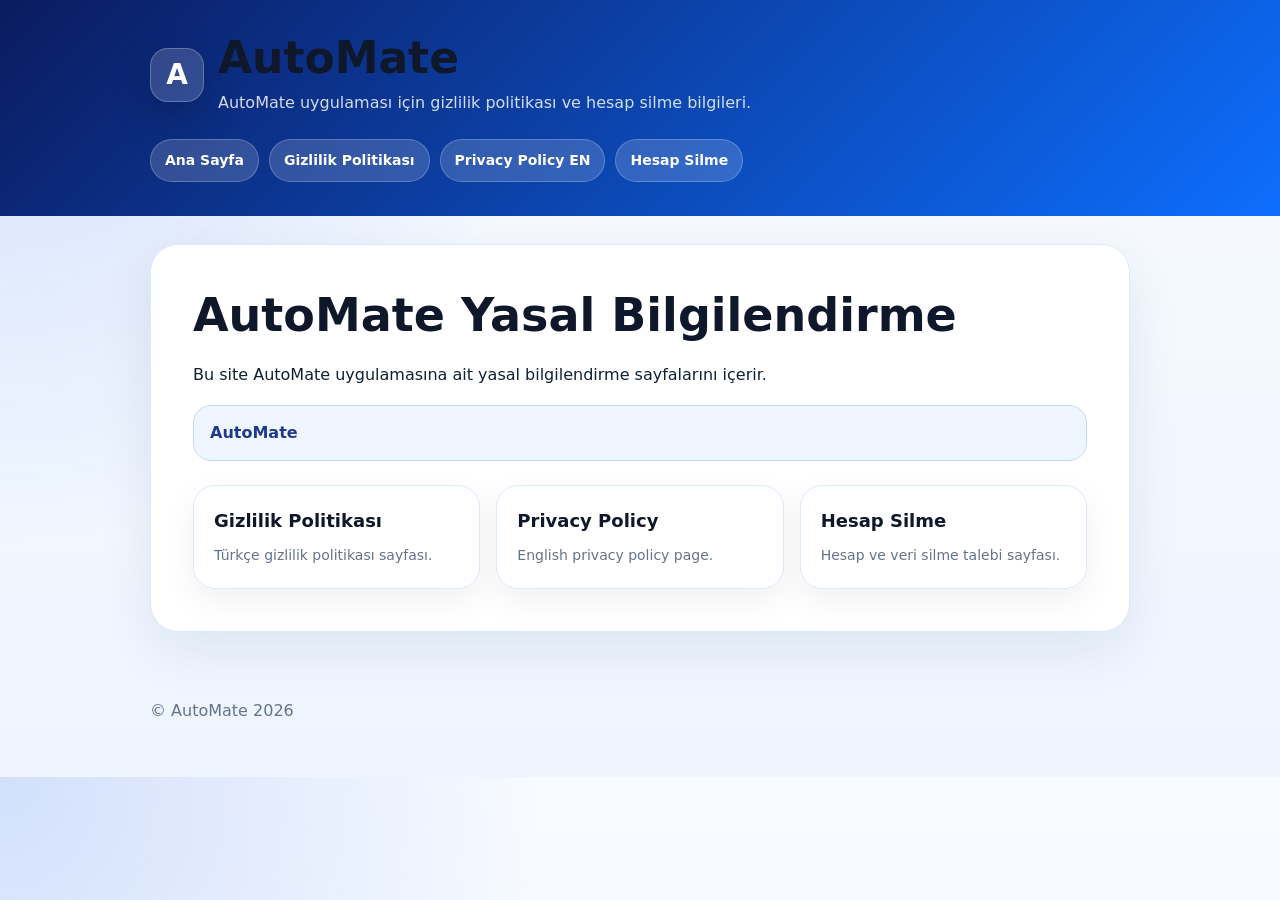
<file: index.html>
<!doctype html>
<html lang="tr">
<head>
  <meta charset="utf-8">
  <meta name="viewport" content="width=device-width, initial-scale=1">
  <title>Yasal Bilgilendirme | AutoMate</title>
  <meta name="description" content="AutoMate uygulaması için gizlilik politikası ve hesap silme bilgileri.">
  <link rel="stylesheet" href="assets/styles.css">
</head>
<body>
  <header class="site-header">
    <div class="header-inner">
      <div class="brand">
        <div class="logo">A</div>
        <div>
          <h1>AutoMate</h1>
          <p>AutoMate uygulaması için gizlilik politikası ve hesap silme bilgileri.</p>
        </div>
      </div>
      <nav aria-label="Site navigation">
        <a href="">Ana Sayfa</a>
        <a href="privacy-policy/">Gizlilik Politikası</a>
        <a href="en/privacy-policy/">Privacy Policy EN</a>
        <a href="account-deletion/">Hesap Silme</a>
      </nav>
    </div>
  </header>
  <main>
    <article class="card">
      
<h1>AutoMate Yasal Bilgilendirme</h1>
<p>Bu site AutoMate uygulamasına ait yasal bilgilendirme sayfalarını içerir.</p>
<div class="notice"><strong>AutoMate</strong></div>
<div class="link-grid">
  <a class="link-card" href="privacy-policy/"><strong>Gizlilik Politikası</strong><span>Türkçe gizlilik politikası sayfası.</span></a>
  <a class="link-card" href="en/privacy-policy/"><strong>Privacy Policy</strong><span>English privacy policy page.</span></a>
  <a class="link-card" href="account-deletion/"><strong>Hesap Silme</strong><span>Hesap ve veri silme talebi sayfası.</span></a>
</div>

    </article>
  </main>
  <footer>
    <p>© AutoMate 2026</p>
  </footer>
</body>
</html>
</file>
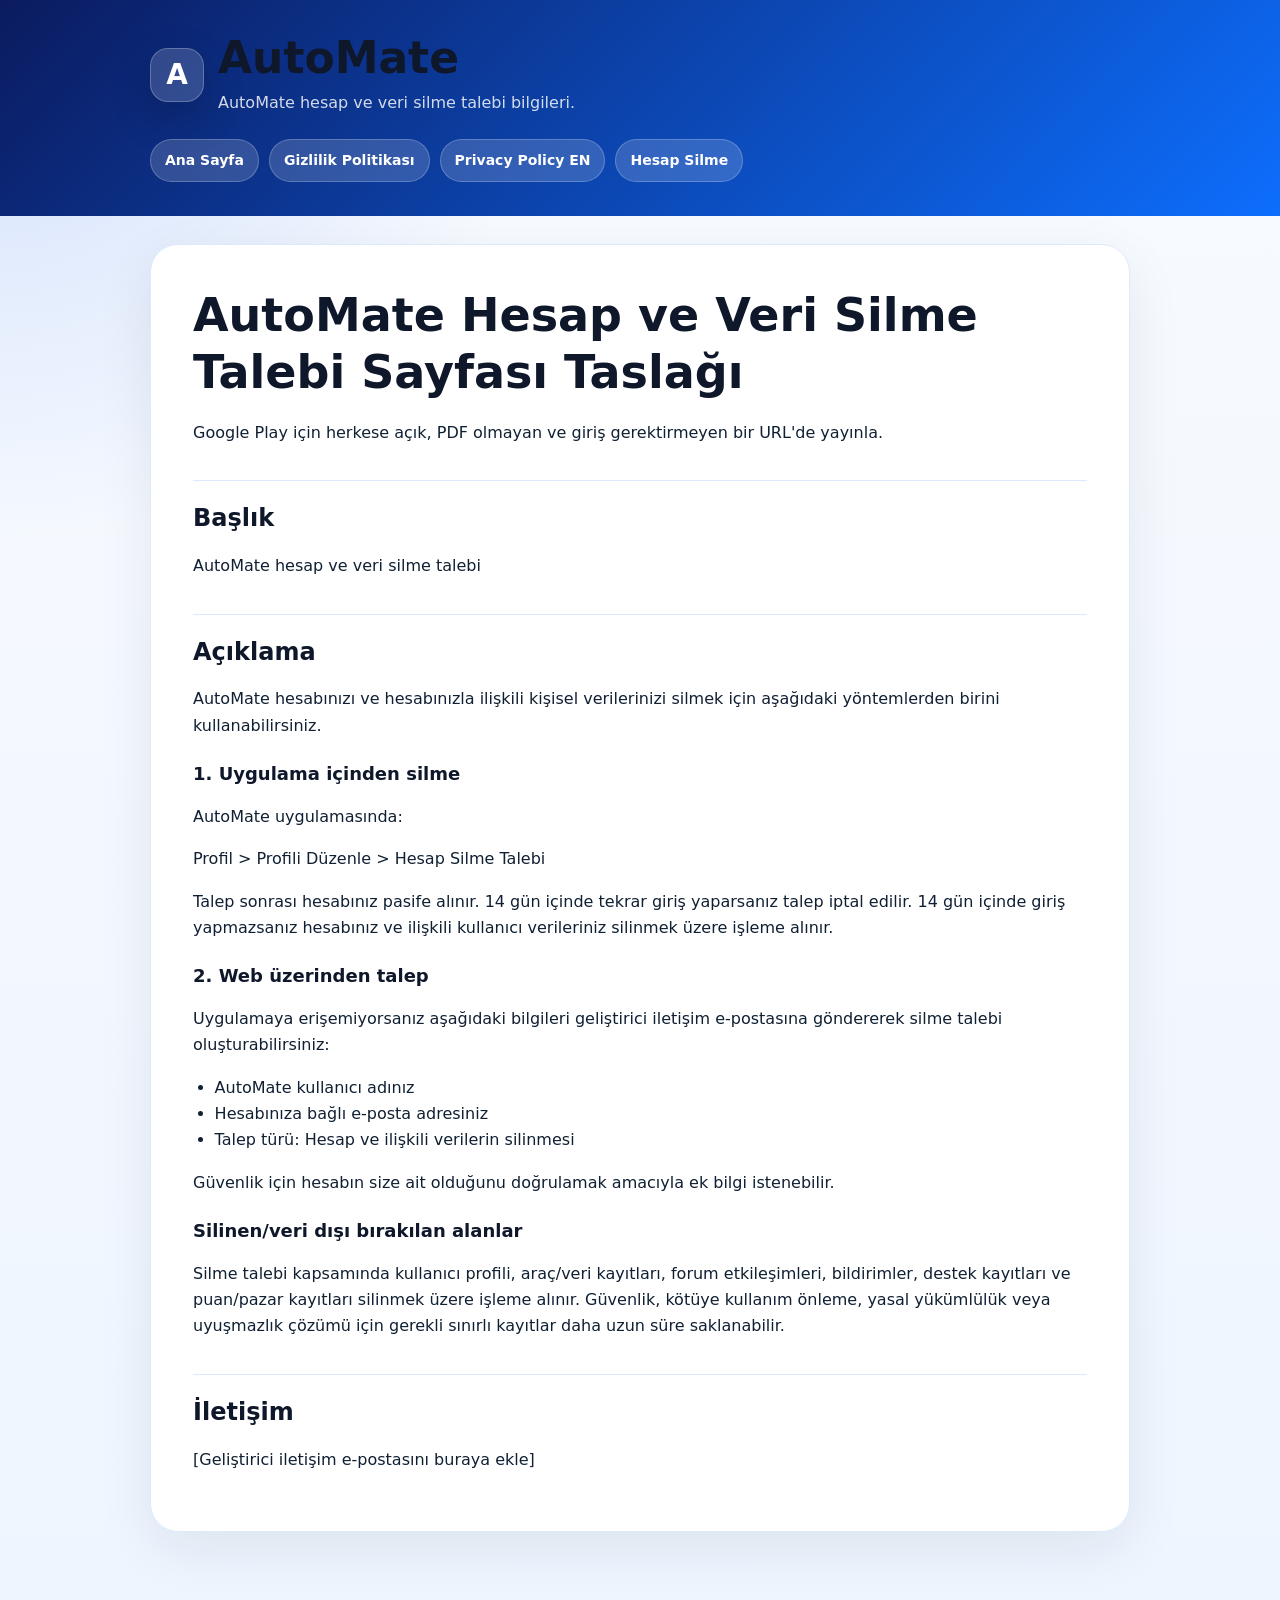
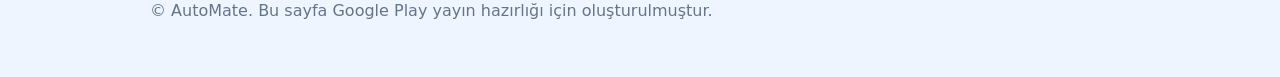
<file: account-deletion/index.html>
<!doctype html>
<html lang="tr">
<head>
  <meta charset="utf-8">
  <meta name="viewport" content="width=device-width, initial-scale=1">
  <title>Hesap Silme | AutoMate</title>
  <meta name="description" content="AutoMate hesap ve veri silme talebi bilgileri.">
  <link rel="stylesheet" href="../assets/styles.css">
</head>
<body>
  <header class="site-header">
    <div class="header-inner">
      <div class="brand">
        <div class="logo">A</div>
        <div>
          <h1>AutoMate</h1>
          <p>AutoMate hesap ve veri silme talebi bilgileri.</p>
        </div>
      </div>
      <nav aria-label="Site navigation">
        <a href="../">Ana Sayfa</a>
        <a href="../privacy-policy/">Gizlilik Politikası</a>
        <a href="../en/privacy-policy/">Privacy Policy EN</a>
        <a href="../account-deletion/">Hesap Silme</a>
      </nav>
    </div>
  </header>
  <main>
    <article class="card">
      <h1>AutoMate Hesap ve Veri Silme Talebi Sayfası Taslağı</h1>
<p>Google Play için herkese açık, PDF olmayan ve giriş gerektirmeyen bir URL&#x27;de yayınla.</p>
<h2>Başlık</h2>
<p>AutoMate hesap ve veri silme talebi</p>
<h2>Açıklama</h2>
<p>AutoMate hesabınızı ve hesabınızla ilişkili kişisel verilerinizi silmek için aşağıdaki yöntemlerden birini kullanabilirsiniz.</p>
<h3>1. Uygulama içinden silme</h3>
<p>AutoMate uygulamasında:</p>
<p>Profil &gt; Profili Düzenle &gt; Hesap Silme Talebi</p>
<p>Talep sonrası hesabınız pasife alınır. 14 gün içinde tekrar giriş yaparsanız talep iptal edilir. 14 gün içinde giriş yapmazsanız hesabınız ve ilişkili kullanıcı verileriniz silinmek üzere işleme alınır.</p>
<h3>2. Web üzerinden talep</h3>
<p>Uygulamaya erişemiyorsanız aşağıdaki bilgileri geliştirici iletişim e-postasına göndererek silme talebi oluşturabilirsiniz:</p>
<ul>
<li>AutoMate kullanıcı adınız</li>
<li>Hesabınıza bağlı e-posta adresiniz</li>
<li>Talep türü: Hesap ve ilişkili verilerin silinmesi</li>
</ul>
<p>Güvenlik için hesabın size ait olduğunu doğrulamak amacıyla ek bilgi istenebilir.</p>
<h3>Silinen/veri dışı bırakılan alanlar</h3>
<p>Silme talebi kapsamında kullanıcı profili, araç/veri kayıtları, forum etkileşimleri, bildirimler, destek kayıtları ve puan/pazar kayıtları silinmek üzere işleme alınır. Güvenlik, kötüye kullanım önleme, yasal yükümlülük veya uyuşmazlık çözümü için gerekli sınırlı kayıtlar daha uzun süre saklanabilir.</p>
<h2>İletişim</h2>
<p>[Geliştirici iletişim e-postasını buraya ekle]</p>
    </article>
  </main>
  <footer>
    <p>© AutoMate. Bu sayfa Google Play yayın hazırlığı için oluşturulmuştur.</p>
  </footer>
</body>
</html>
</file>
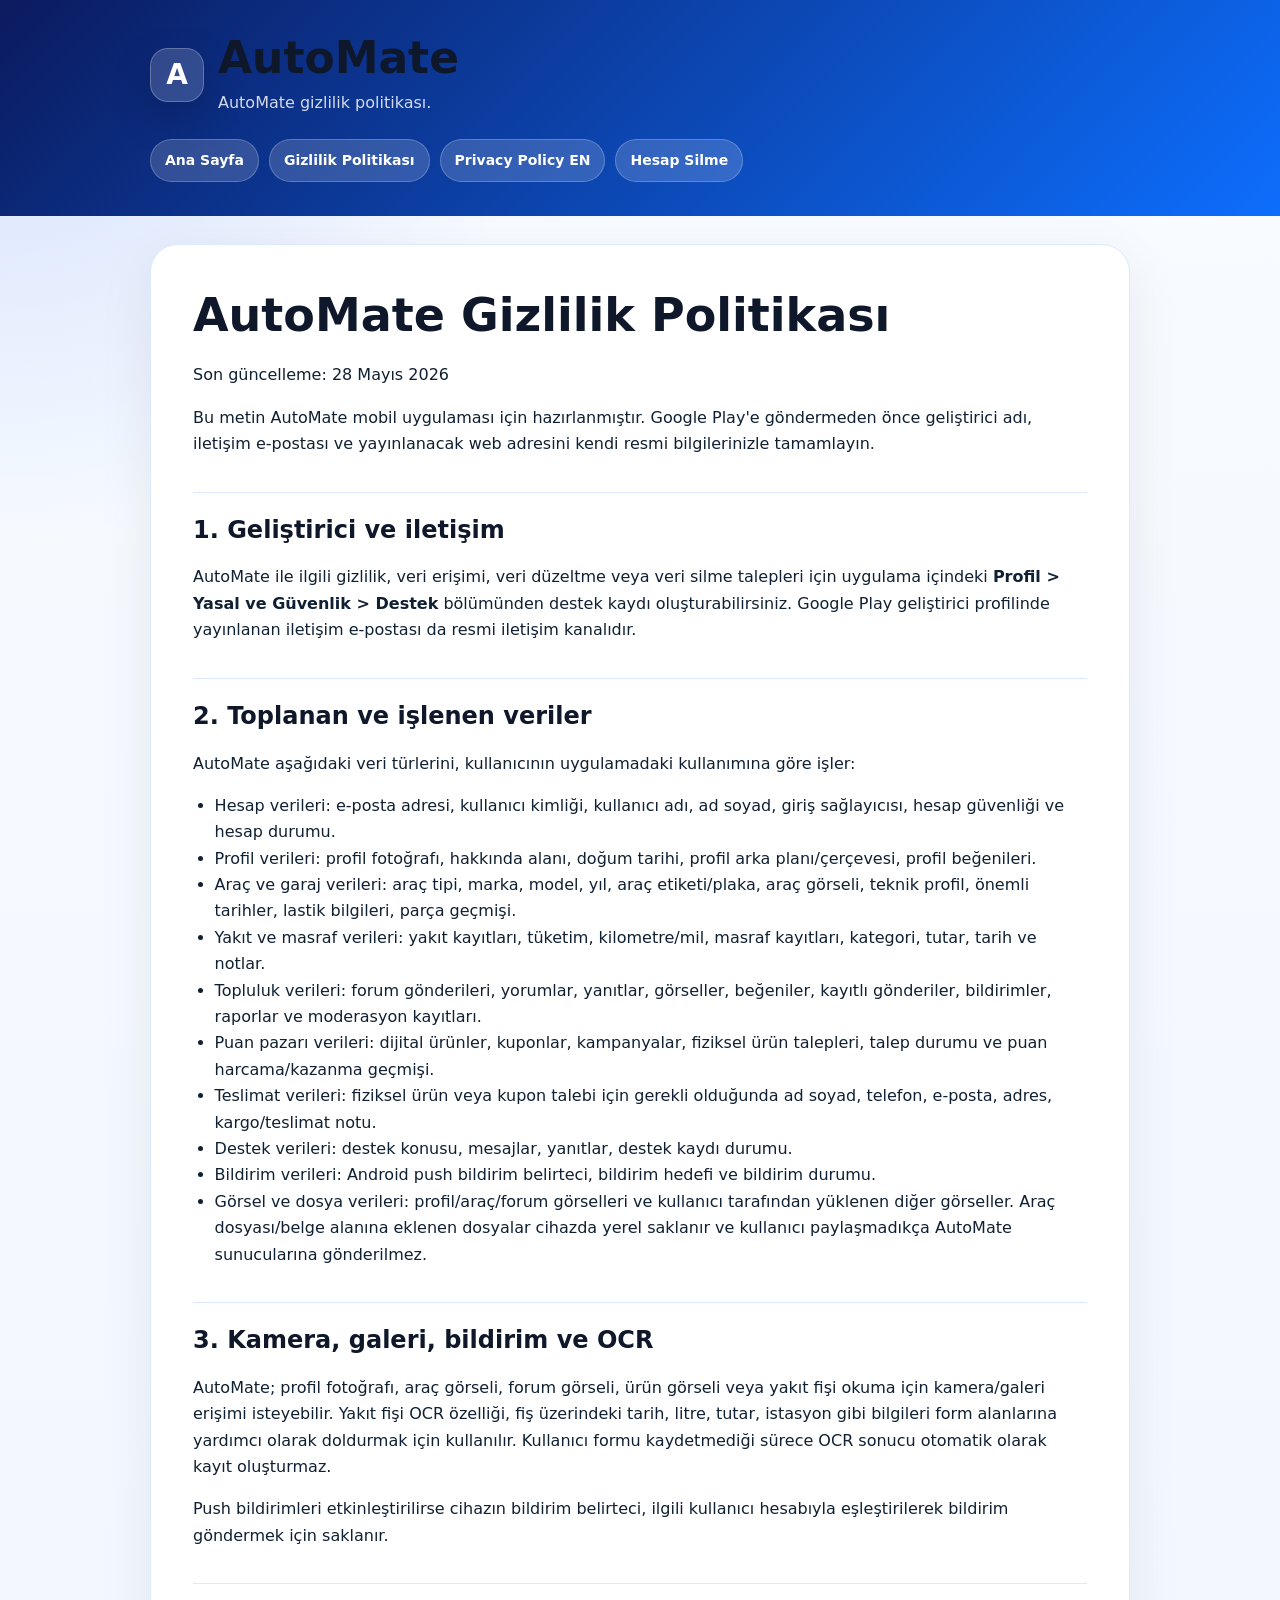
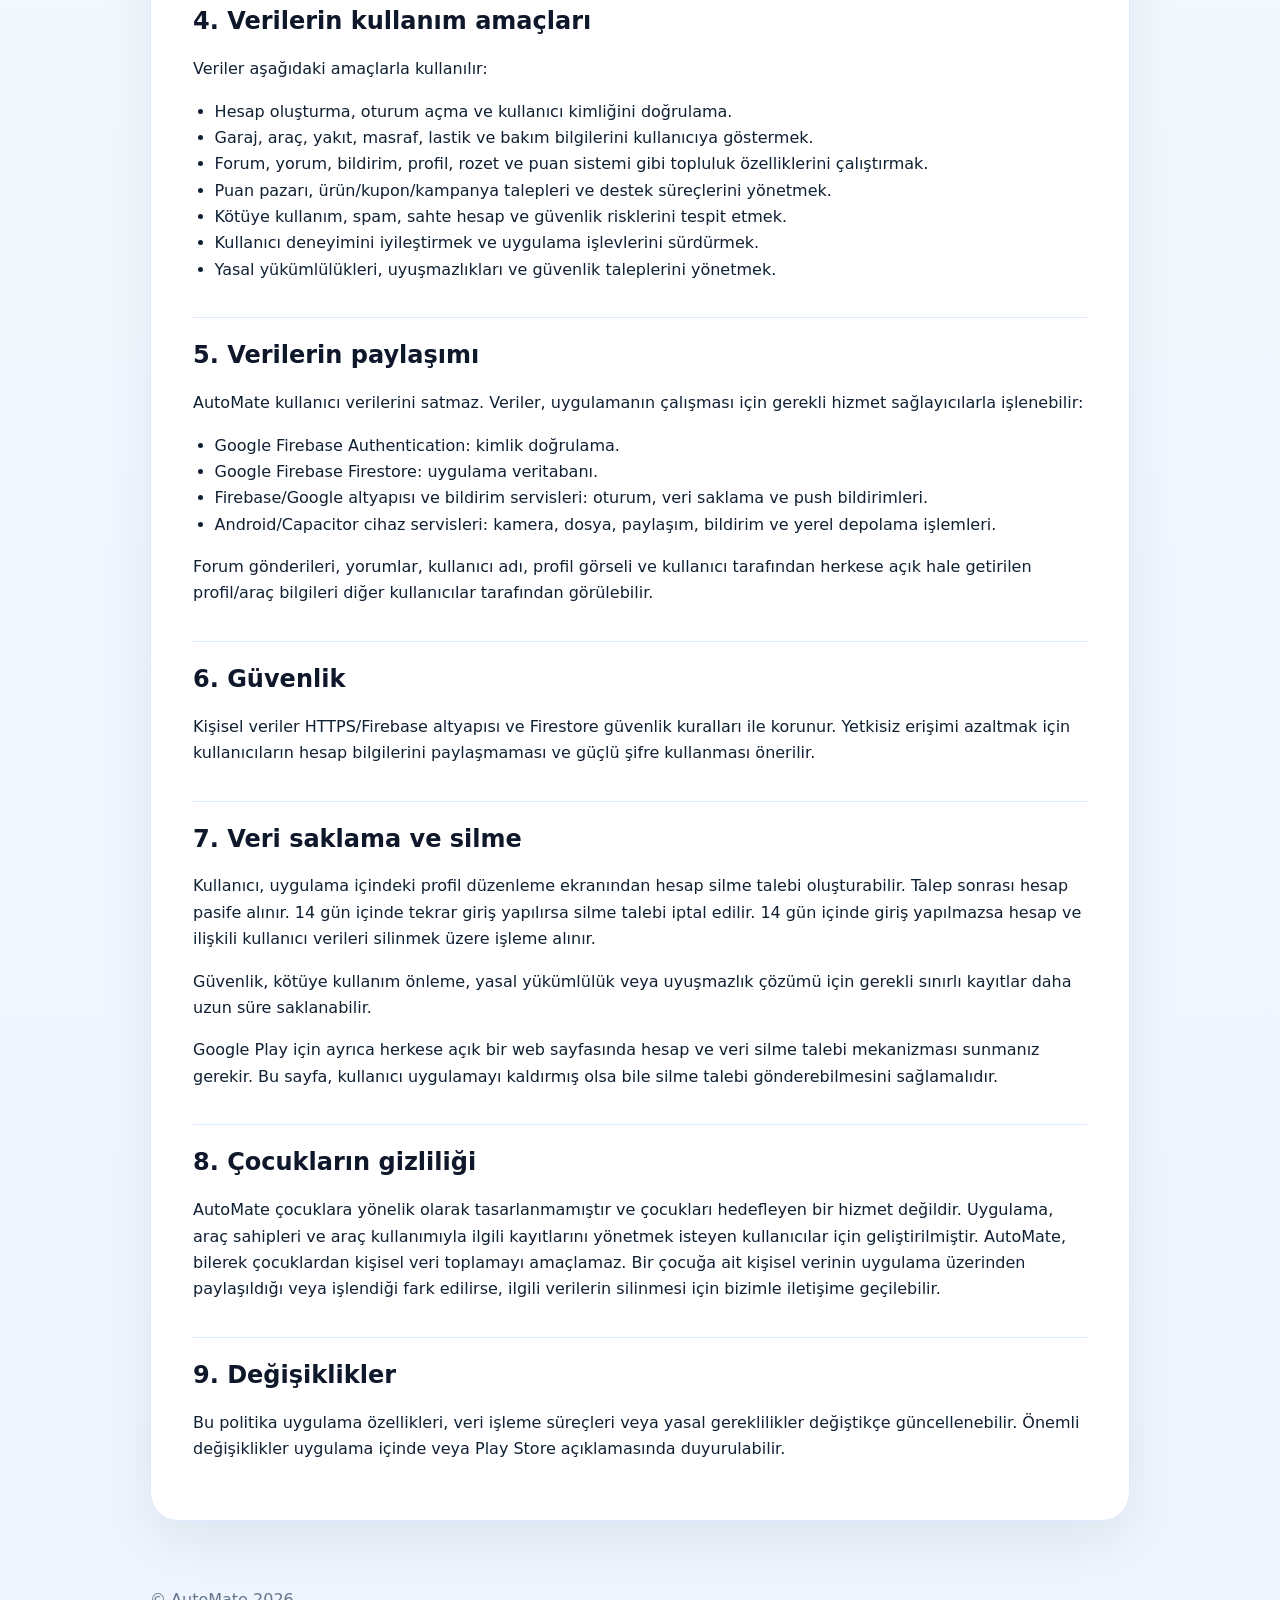
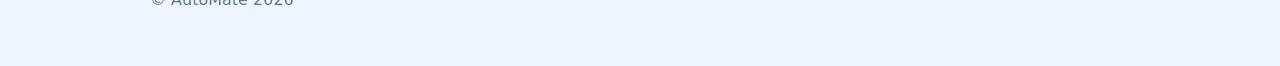
<file: privacy-policy/index.html>
<!doctype html>
<html lang="tr">
<head>
  <meta charset="utf-8">
  <meta name="viewport" content="width=device-width, initial-scale=1">
  <title>Gizlilik Politikası | AutoMate</title>
  <meta name="description" content="AutoMate gizlilik politikası.">
  <link rel="stylesheet" href="../assets/styles.css">
</head>
<body>
  <header class="site-header">
    <div class="header-inner">
      <div class="brand">
        <div class="logo">A</div>
        <div>
          <h1>AutoMate</h1>
          <p>AutoMate gizlilik politikası.</p>
        </div>
      </div>
      <nav aria-label="Site navigation">
        <a href="../">Ana Sayfa</a>
        <a href="../privacy-policy/">Gizlilik Politikası</a>
        <a href="../en/privacy-policy/">Privacy Policy EN</a>
        <a href="../account-deletion/">Hesap Silme</a>
      </nav>
    </div>
  </header>
  <main>
    <article class="card">
      <h1>AutoMate Gizlilik Politikası</h1>
<p>Son güncelleme: 28 Mayıs 2026</p>
<p>Bu metin AutoMate mobil uygulaması için hazırlanmıştır. Google Play&#x27;e göndermeden önce geliştirici adı, iletişim e-postası ve yayınlanacak web adresini kendi resmi bilgilerinizle tamamlayın.</p>
<h2>1. Geliştirici ve iletişim</h2>
<p>AutoMate ile ilgili gizlilik, veri erişimi, veri düzeltme veya veri silme talepleri için uygulama içindeki <strong>Profil &gt; Yasal ve Güvenlik &gt; Destek</strong> bölümünden destek kaydı oluşturabilirsiniz. Google Play geliştirici profilinde yayınlanan iletişim e-postası da resmi iletişim kanalıdır.</p>
<h2>2. Toplanan ve işlenen veriler</h2>
<p>AutoMate aşağıdaki veri türlerini, kullanıcının uygulamadaki kullanımına göre işler:</p>
<ul>
<li>Hesap verileri: e-posta adresi, kullanıcı kimliği, kullanıcı adı, ad soyad, giriş sağlayıcısı, hesap güvenliği ve hesap durumu.</li>
<li>Profil verileri: profil fotoğrafı, hakkında alanı, doğum tarihi, profil arka planı/çerçevesi, profil beğenileri.</li>
<li>Araç ve garaj verileri: araç tipi, marka, model, yıl, araç etiketi/plaka, araç görseli, teknik profil, önemli tarihler, lastik bilgileri, parça geçmişi.</li>
<li>Yakıt ve masraf verileri: yakıt kayıtları, tüketim, kilometre/mil, masraf kayıtları, kategori, tutar, tarih ve notlar.</li>
<li>Topluluk verileri: forum gönderileri, yorumlar, yanıtlar, görseller, beğeniler, kayıtlı gönderiler, bildirimler, raporlar ve moderasyon kayıtları.</li>
<li>Puan pazarı verileri: dijital ürünler, kuponlar, kampanyalar, fiziksel ürün talepleri, talep durumu ve puan harcama/kazanma geçmişi.</li>
<li>Teslimat verileri: fiziksel ürün veya kupon talebi için gerekli olduğunda ad soyad, telefon, e-posta, adres, kargo/teslimat notu.</li>
<li>Destek verileri: destek konusu, mesajlar, yanıtlar, destek kaydı durumu.</li>
<li>Bildirim verileri: Android push bildirim belirteci, bildirim hedefi ve bildirim durumu.</li>
<li>Görsel ve dosya verileri: profil/araç/forum görselleri ve kullanıcı tarafından yüklenen diğer görseller. Araç dosyası/belge alanına eklenen dosyalar cihazda yerel saklanır ve kullanıcı paylaşmadıkça AutoMate sunucularına gönderilmez.</li>
</ul>
<h2>3. Kamera, galeri, bildirim ve OCR</h2>
<p>AutoMate; profil fotoğrafı, araç görseli, forum görseli, ürün görseli veya yakıt fişi okuma için kamera/galeri erişimi isteyebilir. Yakıt fişi OCR özelliği, fiş üzerindeki tarih, litre, tutar, istasyon gibi bilgileri form alanlarına yardımcı olarak doldurmak için kullanılır. Kullanıcı formu kaydetmediği sürece OCR sonucu otomatik olarak kayıt oluşturmaz.</p>
<p>Push bildirimleri etkinleştirilirse cihazın bildirim belirteci, ilgili kullanıcı hesabıyla eşleştirilerek bildirim göndermek için saklanır.</p>
<h2>4. Verilerin kullanım amaçları</h2>
<p>Veriler aşağıdaki amaçlarla kullanılır:</p>
<ul>
<li>Hesap oluşturma, oturum açma ve kullanıcı kimliğini doğrulama.</li>
<li>Garaj, araç, yakıt, masraf, lastik ve bakım bilgilerini kullanıcıya göstermek.</li>
<li>Forum, yorum, bildirim, profil, rozet ve puan sistemi gibi topluluk özelliklerini çalıştırmak.</li>
<li>Puan pazarı, ürün/kupon/kampanya talepleri ve destek süreçlerini yönetmek.</li>
<li>Kötüye kullanım, spam, sahte hesap ve güvenlik risklerini tespit etmek.</li>
<li>Kullanıcı deneyimini iyileştirmek ve uygulama işlevlerini sürdürmek.</li>
<li>Yasal yükümlülükleri, uyuşmazlıkları ve güvenlik taleplerini yönetmek.</li>
</ul>
<h2>5. Verilerin paylaşımı</h2>
<p>AutoMate kullanıcı verilerini satmaz. Veriler, uygulamanın çalışması için gerekli hizmet sağlayıcılarla işlenebilir:</p>
<ul>
<li>Google Firebase Authentication: kimlik doğrulama.</li>
<li>Google Firebase Firestore: uygulama veritabanı.</li>
<li>Firebase/Google altyapısı ve bildirim servisleri: oturum, veri saklama ve push bildirimleri.</li>
<li>Android/Capacitor cihaz servisleri: kamera, dosya, paylaşım, bildirim ve yerel depolama işlemleri.</li>
</ul>
<p>Forum gönderileri, yorumlar, kullanıcı adı, profil görseli ve kullanıcı tarafından herkese açık hale getirilen profil/araç bilgileri diğer kullanıcılar tarafından görülebilir.</p>
<h2>6. Güvenlik</h2>
<p>Kişisel veriler HTTPS/Firebase altyapısı ve Firestore güvenlik kuralları ile korunur. Yetkisiz erişimi azaltmak için kullanıcıların hesap bilgilerini paylaşmaması ve güçlü şifre kullanması önerilir.</p>
<h2>7. Veri saklama ve silme</h2>
<p>Kullanıcı, uygulama içindeki profil düzenleme ekranından hesap silme talebi oluşturabilir. Talep sonrası hesap pasife alınır. 14 gün içinde tekrar giriş yapılırsa silme talebi iptal edilir. 14 gün içinde giriş yapılmazsa hesap ve ilişkili kullanıcı verileri silinmek üzere işleme alınır.</p>
<p>Güvenlik, kötüye kullanım önleme, yasal yükümlülük veya uyuşmazlık çözümü için gerekli sınırlı kayıtlar daha uzun süre saklanabilir.</p>
<p>Google Play için ayrıca herkese açık bir web sayfasında hesap ve veri silme talebi mekanizması sunmanız gerekir. Bu sayfa, kullanıcı uygulamayı kaldırmış olsa bile silme talebi gönderebilmesini sağlamalıdır.</p>
<h2>8. Çocukların gizliliği</h2>
<p>AutoMate çocuklara yönelik olarak tasarlanmamıştır ve çocukları hedefleyen bir hizmet değildir. Uygulama, araç sahipleri ve araç kullanımıyla ilgili kayıtlarını yönetmek isteyen kullanıcılar için geliştirilmiştir. AutoMate, bilerek çocuklardan kişisel veri toplamayı amaçlamaz. Bir çocuğa ait kişisel verinin uygulama üzerinden paylaşıldığı veya işlendiği fark edilirse, ilgili verilerin silinmesi için bizimle iletişime geçilebilir.</p>
<h2>9. Değişiklikler</h2>
<p>Bu politika uygulama özellikleri, veri işleme süreçleri veya yasal gereklilikler değiştikçe güncellenebilir. Önemli değişiklikler uygulama içinde veya Play Store açıklamasında duyurulabilir.</p>
    </article>
  </main>
  <footer>
    <p>© AutoMate 2026</p>
  </footer>
</body>
</html>
</file>
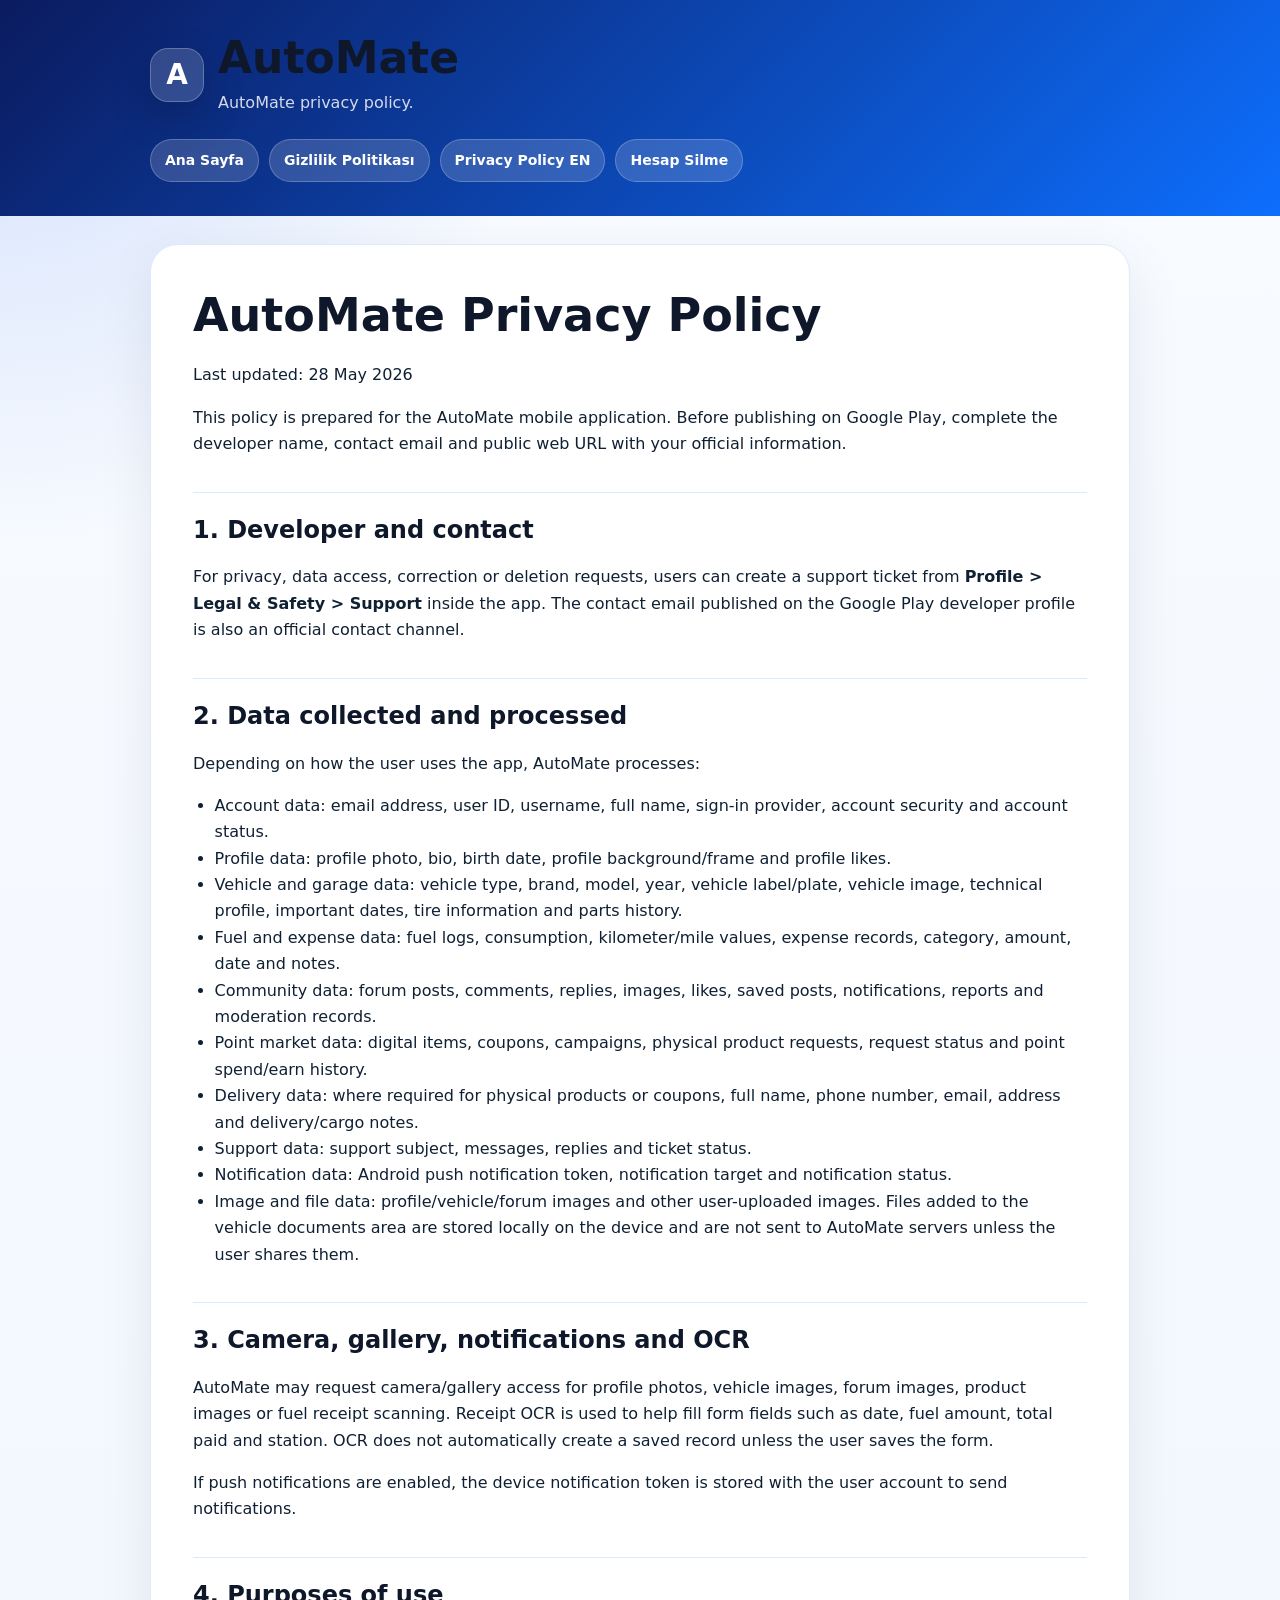
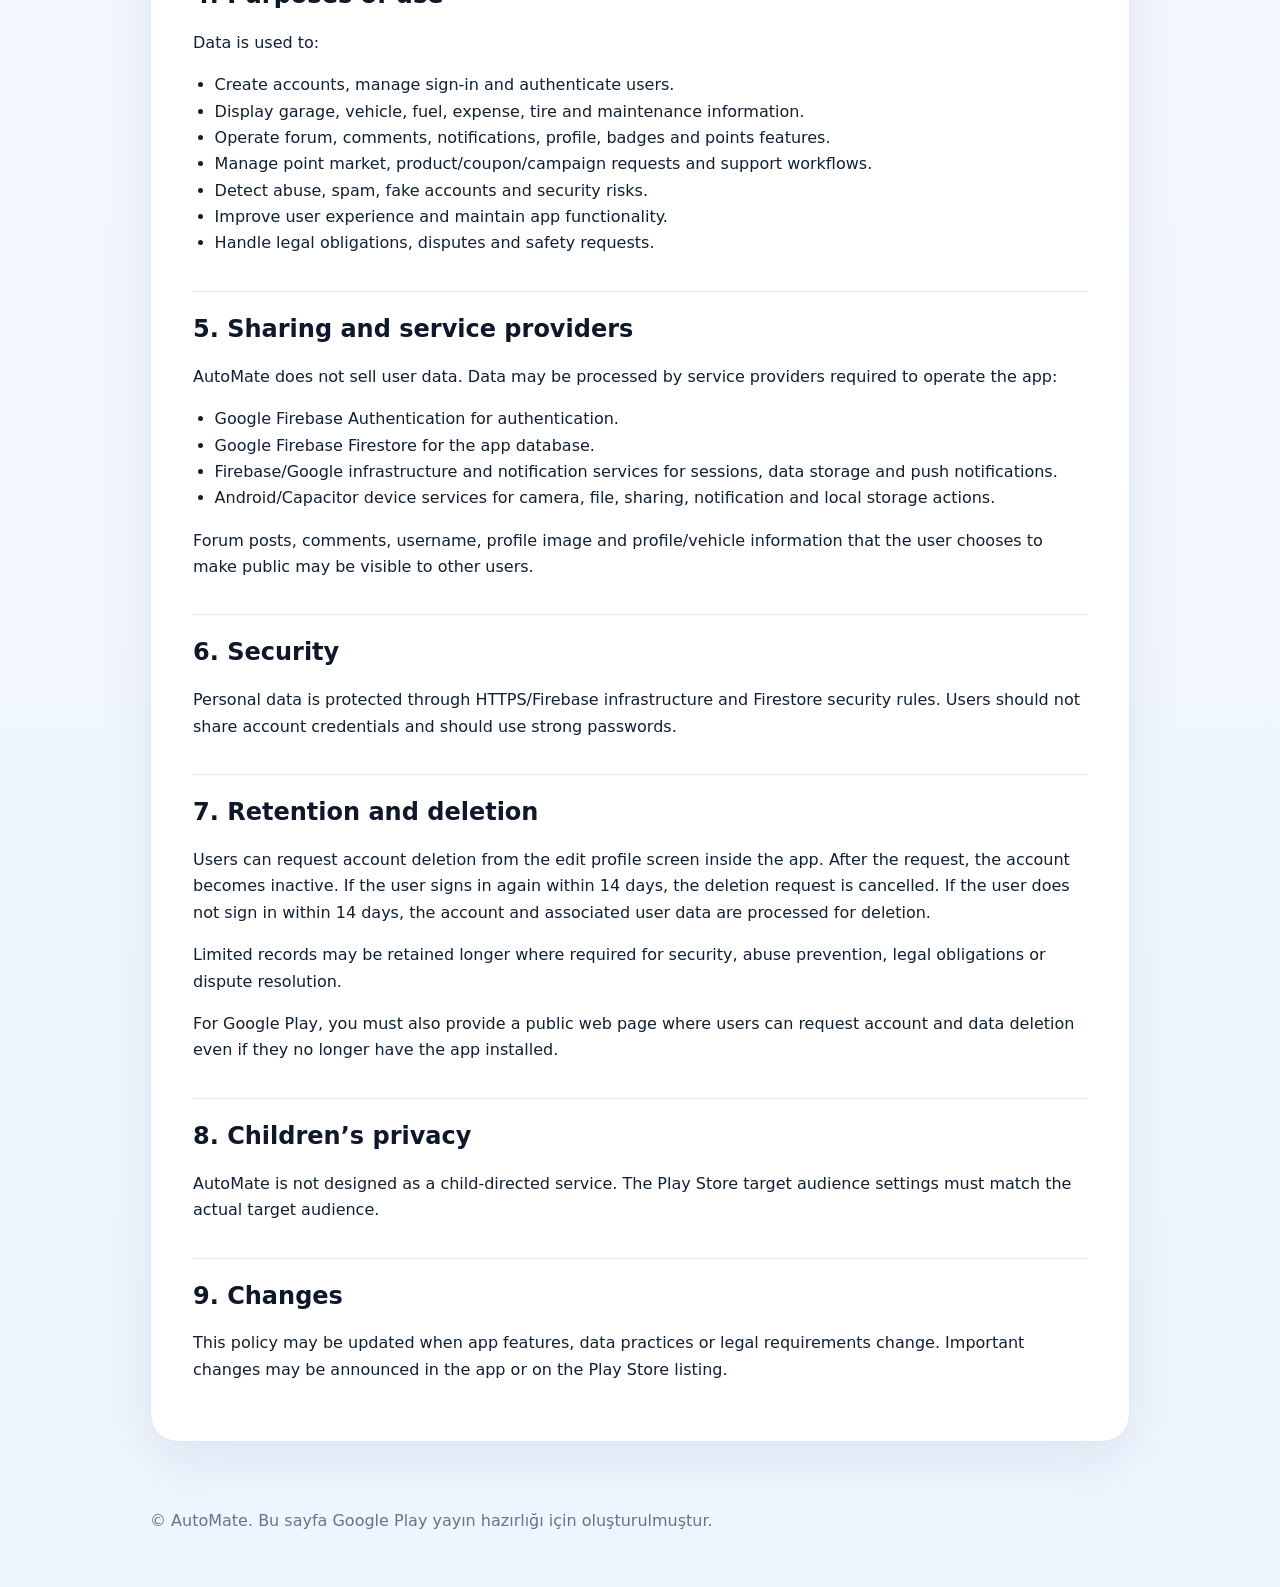
<file: en/privacy-policy/index.html>
<!doctype html>
<html lang="en">
<head>
  <meta charset="utf-8">
  <meta name="viewport" content="width=device-width, initial-scale=1">
  <title>Privacy Policy | AutoMate</title>
  <meta name="description" content="AutoMate privacy policy.">
  <link rel="stylesheet" href="../../assets/styles.css">
</head>
<body>
  <header class="site-header">
    <div class="header-inner">
      <div class="brand">
        <div class="logo">A</div>
        <div>
          <h1>AutoMate</h1>
          <p>AutoMate privacy policy.</p>
        </div>
      </div>
      <nav aria-label="Site navigation">
        <a href="../../">Ana Sayfa</a>
        <a href="../../privacy-policy/">Gizlilik Politikası</a>
        <a href="../../en/privacy-policy/">Privacy Policy EN</a>
        <a href="../../account-deletion/">Hesap Silme</a>
      </nav>
    </div>
  </header>
  <main>
    <article class="card">
      <h1>AutoMate Privacy Policy</h1>
<p>Last updated: 28 May 2026</p>
<p>This policy is prepared for the AutoMate mobile application. Before publishing on Google Play, complete the developer name, contact email and public web URL with your official information.</p>
<h2>1. Developer and contact</h2>
<p>For privacy, data access, correction or deletion requests, users can create a support ticket from <strong>Profile &gt; Legal &amp; Safety &gt; Support</strong> inside the app. The contact email published on the Google Play developer profile is also an official contact channel.</p>
<h2>2. Data collected and processed</h2>
<p>Depending on how the user uses the app, AutoMate processes:</p>
<ul>
<li>Account data: email address, user ID, username, full name, sign-in provider, account security and account status.</li>
<li>Profile data: profile photo, bio, birth date, profile background/frame and profile likes.</li>
<li>Vehicle and garage data: vehicle type, brand, model, year, vehicle label/plate, vehicle image, technical profile, important dates, tire information and parts history.</li>
<li>Fuel and expense data: fuel logs, consumption, kilometer/mile values, expense records, category, amount, date and notes.</li>
<li>Community data: forum posts, comments, replies, images, likes, saved posts, notifications, reports and moderation records.</li>
<li>Point market data: digital items, coupons, campaigns, physical product requests, request status and point spend/earn history.</li>
<li>Delivery data: where required for physical products or coupons, full name, phone number, email, address and delivery/cargo notes.</li>
<li>Support data: support subject, messages, replies and ticket status.</li>
<li>Notification data: Android push notification token, notification target and notification status.</li>
<li>Image and file data: profile/vehicle/forum images and other user-uploaded images. Files added to the vehicle documents area are stored locally on the device and are not sent to AutoMate servers unless the user shares them.</li>
</ul>
<h2>3. Camera, gallery, notifications and OCR</h2>
<p>AutoMate may request camera/gallery access for profile photos, vehicle images, forum images, product images or fuel receipt scanning. Receipt OCR is used to help fill form fields such as date, fuel amount, total paid and station. OCR does not automatically create a saved record unless the user saves the form.</p>
<p>If push notifications are enabled, the device notification token is stored with the user account to send notifications.</p>
<h2>4. Purposes of use</h2>
<p>Data is used to:</p>
<ul>
<li>Create accounts, manage sign-in and authenticate users.</li>
<li>Display garage, vehicle, fuel, expense, tire and maintenance information.</li>
<li>Operate forum, comments, notifications, profile, badges and points features.</li>
<li>Manage point market, product/coupon/campaign requests and support workflows.</li>
<li>Detect abuse, spam, fake accounts and security risks.</li>
<li>Improve user experience and maintain app functionality.</li>
<li>Handle legal obligations, disputes and safety requests.</li>
</ul>
<h2>5. Sharing and service providers</h2>
<p>AutoMate does not sell user data. Data may be processed by service providers required to operate the app:</p>
<ul>
<li>Google Firebase Authentication for authentication.</li>
<li>Google Firebase Firestore for the app database.</li>
<li>Firebase/Google infrastructure and notification services for sessions, data storage and push notifications.</li>
<li>Android/Capacitor device services for camera, file, sharing, notification and local storage actions.</li>
</ul>
<p>Forum posts, comments, username, profile image and profile/vehicle information that the user chooses to make public may be visible to other users.</p>
<h2>6. Security</h2>
<p>Personal data is protected through HTTPS/Firebase infrastructure and Firestore security rules. Users should not share account credentials and should use strong passwords.</p>
<h2>7. Retention and deletion</h2>
<p>Users can request account deletion from the edit profile screen inside the app. After the request, the account becomes inactive. If the user signs in again within 14 days, the deletion request is cancelled. If the user does not sign in within 14 days, the account and associated user data are processed for deletion.</p>
<p>Limited records may be retained longer where required for security, abuse prevention, legal obligations or dispute resolution.</p>
<p>For Google Play, you must also provide a public web page where users can request account and data deletion even if they no longer have the app installed.</p>
<h2>8. Children’s privacy</h2>
<p>AutoMate is not designed as a child-directed service. The Play Store target audience settings must match the actual target audience.</p>
<h2>9. Changes</h2>
<p>This policy may be updated when app features, data practices or legal requirements change. Important changes may be announced in the app or on the Play Store listing.</p>
    </article>
  </main>
  <footer>
    <p>© AutoMate. Bu sayfa Google Play yayın hazırlığı için oluşturulmuştur.</p>
  </footer>
</body>
</html>
</file>
<file: assets/styles.css>
/* AutoMate legal site */
:root {
  color-scheme: light;
  --bg: #eef5ff;
  --card: #ffffff;
  --text: #102033;
  --muted: #64748b;
  --blue: #0d6efd;
  --blue-dark: #0b1b5f;
  --line: #dbeafe;
}
* { box-sizing: border-box; }
body {
  margin: 0;
  font-family: Inter, ui-sans-serif, system-ui, -apple-system, BlinkMacSystemFont, "Segoe UI", sans-serif;
  background:
    radial-gradient(circle at top left, rgba(37, 99, 235, .18), transparent 34rem),
    linear-gradient(180deg, #f8fbff 0%, var(--bg) 100%);
  color: var(--text);
  line-height: 1.65;
}
.site-header {
  background: linear-gradient(135deg, var(--blue-dark), var(--blue));
  color: white;
  padding: 34px 20px;
}
.header-inner, main, footer {
  width: min(980px, calc(100% - 32px));
  margin: 0 auto;
}
.brand {
  display: flex;
  align-items: center;
  gap: 14px;
}
.logo {
  width: 54px;
  height: 54px;
  border-radius: 18px;
  display: grid;
  place-items: center;
  font-weight: 900;
  font-size: 28px;
  background: rgba(255,255,255,.16);
  border: 1px solid rgba(255,255,255,.24);
  box-shadow: 0 16px 42px rgba(0,0,0,.18);
}
.site-header h1 {
  margin: 0;
  font-size: clamp(28px, 4vw, 44px);
  line-height: 1.1;
}
.site-header p {
  margin: 8px 0 0;
  color: rgba(255,255,255,.82);
  max-width: 720px;
}
nav {
  margin-top: 22px;
  display: flex;
  flex-wrap: wrap;
  gap: 10px;
}
nav a, .button {
  display: inline-flex;
  align-items: center;
  justify-content: center;
  min-height: 40px;
  padding: 9px 14px;
  border-radius: 999px;
  background: rgba(255,255,255,.16);
  color: white;
  text-decoration: none;
  font-weight: 800;
  font-size: 14px;
  border: 1px solid rgba(255,255,255,.22);
}
main {
  padding: 28px 0;
}
.card {
  background: var(--card);
  border: 1px solid var(--line);
  border-radius: 28px;
  box-shadow: 0 18px 55px rgba(15, 23, 42, .08);
  padding: clamp(20px, 4vw, 42px);
}
.card h1:first-child {
  margin-top: 0;
}
h1, h2, h3 {
  line-height: 1.25;
  color: #0f172a;
}
h1 {
  font-size: clamp(30px, 5vw, 46px);
  margin: 0 0 18px;
}
h2 {
  font-size: 24px;
  margin-top: 34px;
  padding-top: 22px;
  border-top: 1px solid var(--line);
}
h3 {
  font-size: 18px;
  margin-top: 24px;
}
p, li {
  font-size: 16px;
}
ul, ol {
  padding-left: 1.35rem;
}
code {
  background: #eef2ff;
  border-radius: 7px;
  padding: 2px 6px;
}
.notice {
  border: 1px solid #bfdbfe;
  background: #eff6ff;
  color: #1e3a8a;
  padding: 14px 16px;
  border-radius: 18px;
  font-weight: 650;
  margin-bottom: 22px;
}
.link-grid {
  display: grid;
  grid-template-columns: repeat(auto-fit, minmax(220px, 1fr));
  gap: 16px;
  margin-top: 24px;
}
.link-card {
  display: block;
  background: white;
  border: 1px solid var(--line);
  border-radius: 22px;
  padding: 20px;
  text-decoration: none;
  color: var(--text);
  box-shadow: 0 12px 35px rgba(15, 23, 42, .06);
}
.link-card strong {
  display: block;
  color: #0f172a;
  font-size: 18px;
  margin-bottom: 6px;
}
.link-card span {
  color: var(--muted);
  font-size: 14px;
}
footer {
  padding: 22px 0 36px;
  color: var(--muted);
  font-size: 13px;
}
footer a { color: var(--blue); }
@media (max-width: 560px) {
  .site-header { padding-top: 26px; }
  .brand { align-items: flex-start; }
  nav a { width: 100%; }
  .card { border-radius: 22px; }
}
</file>
